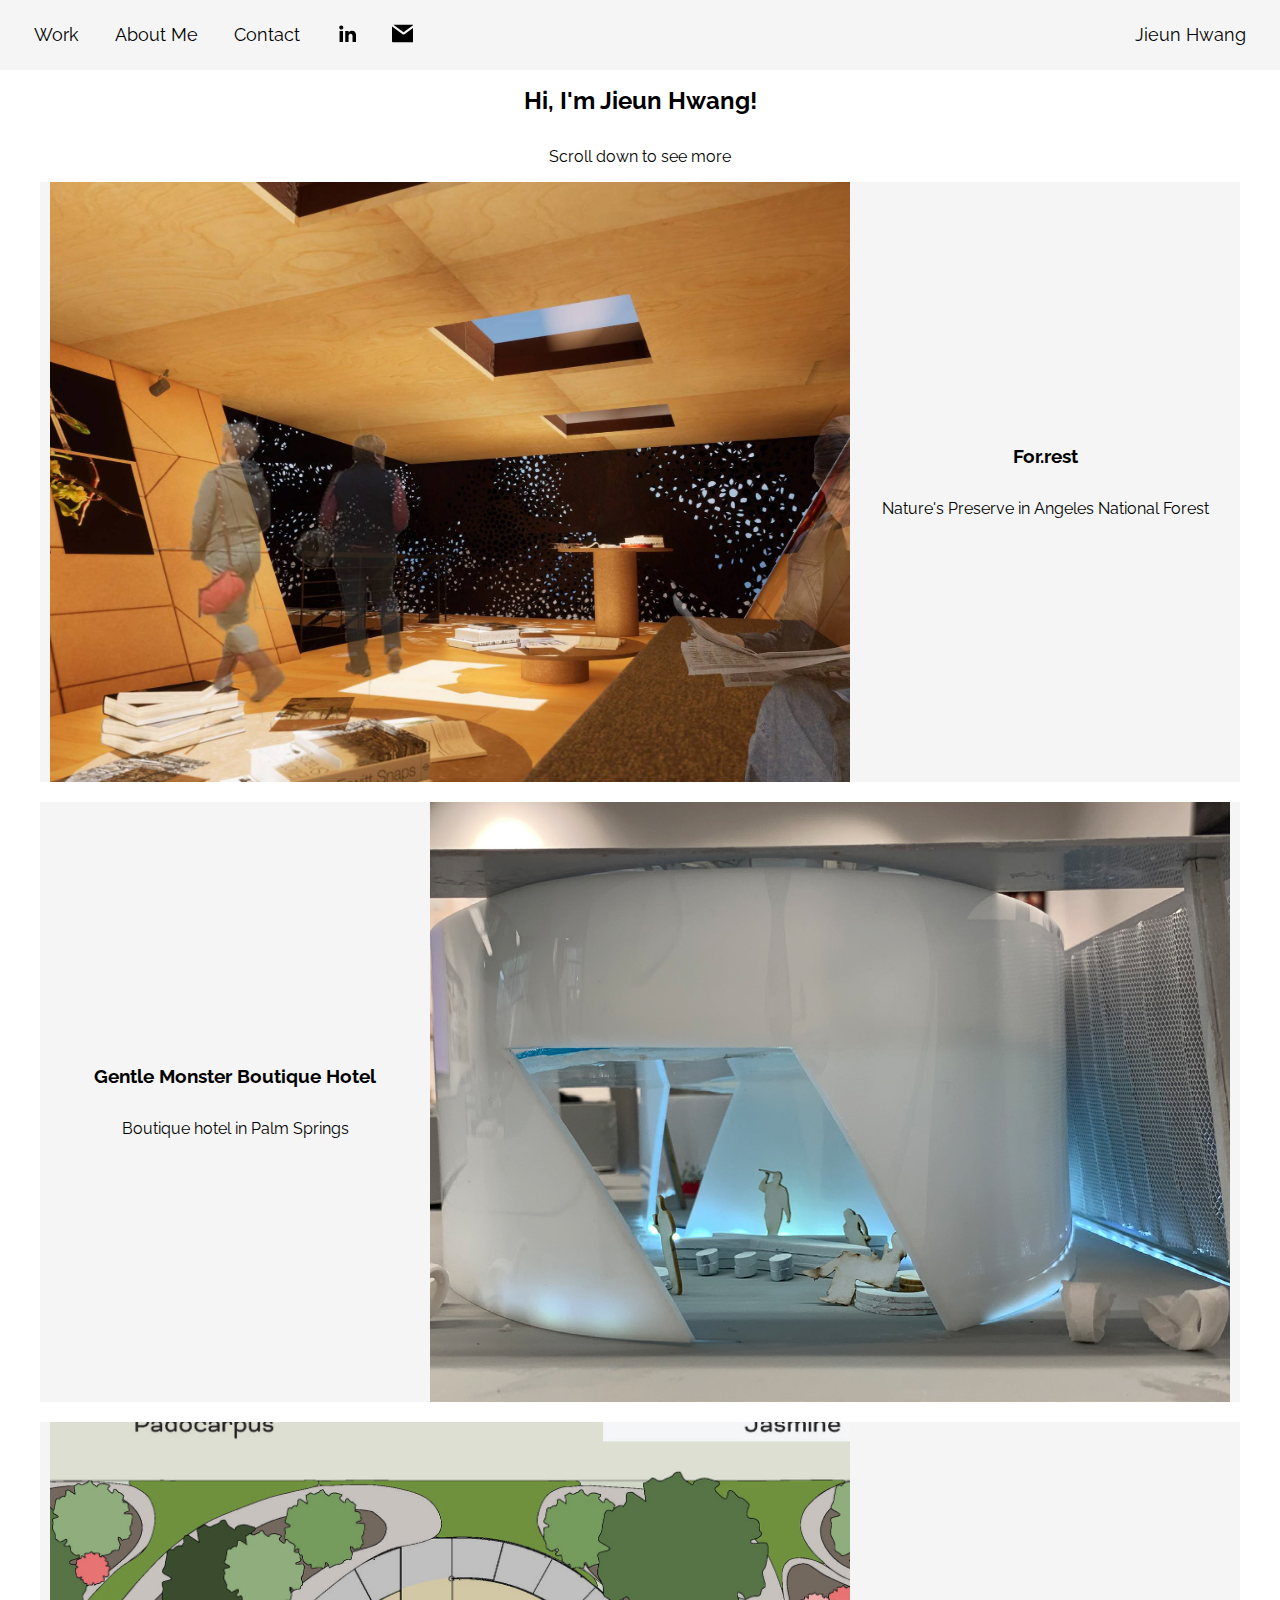
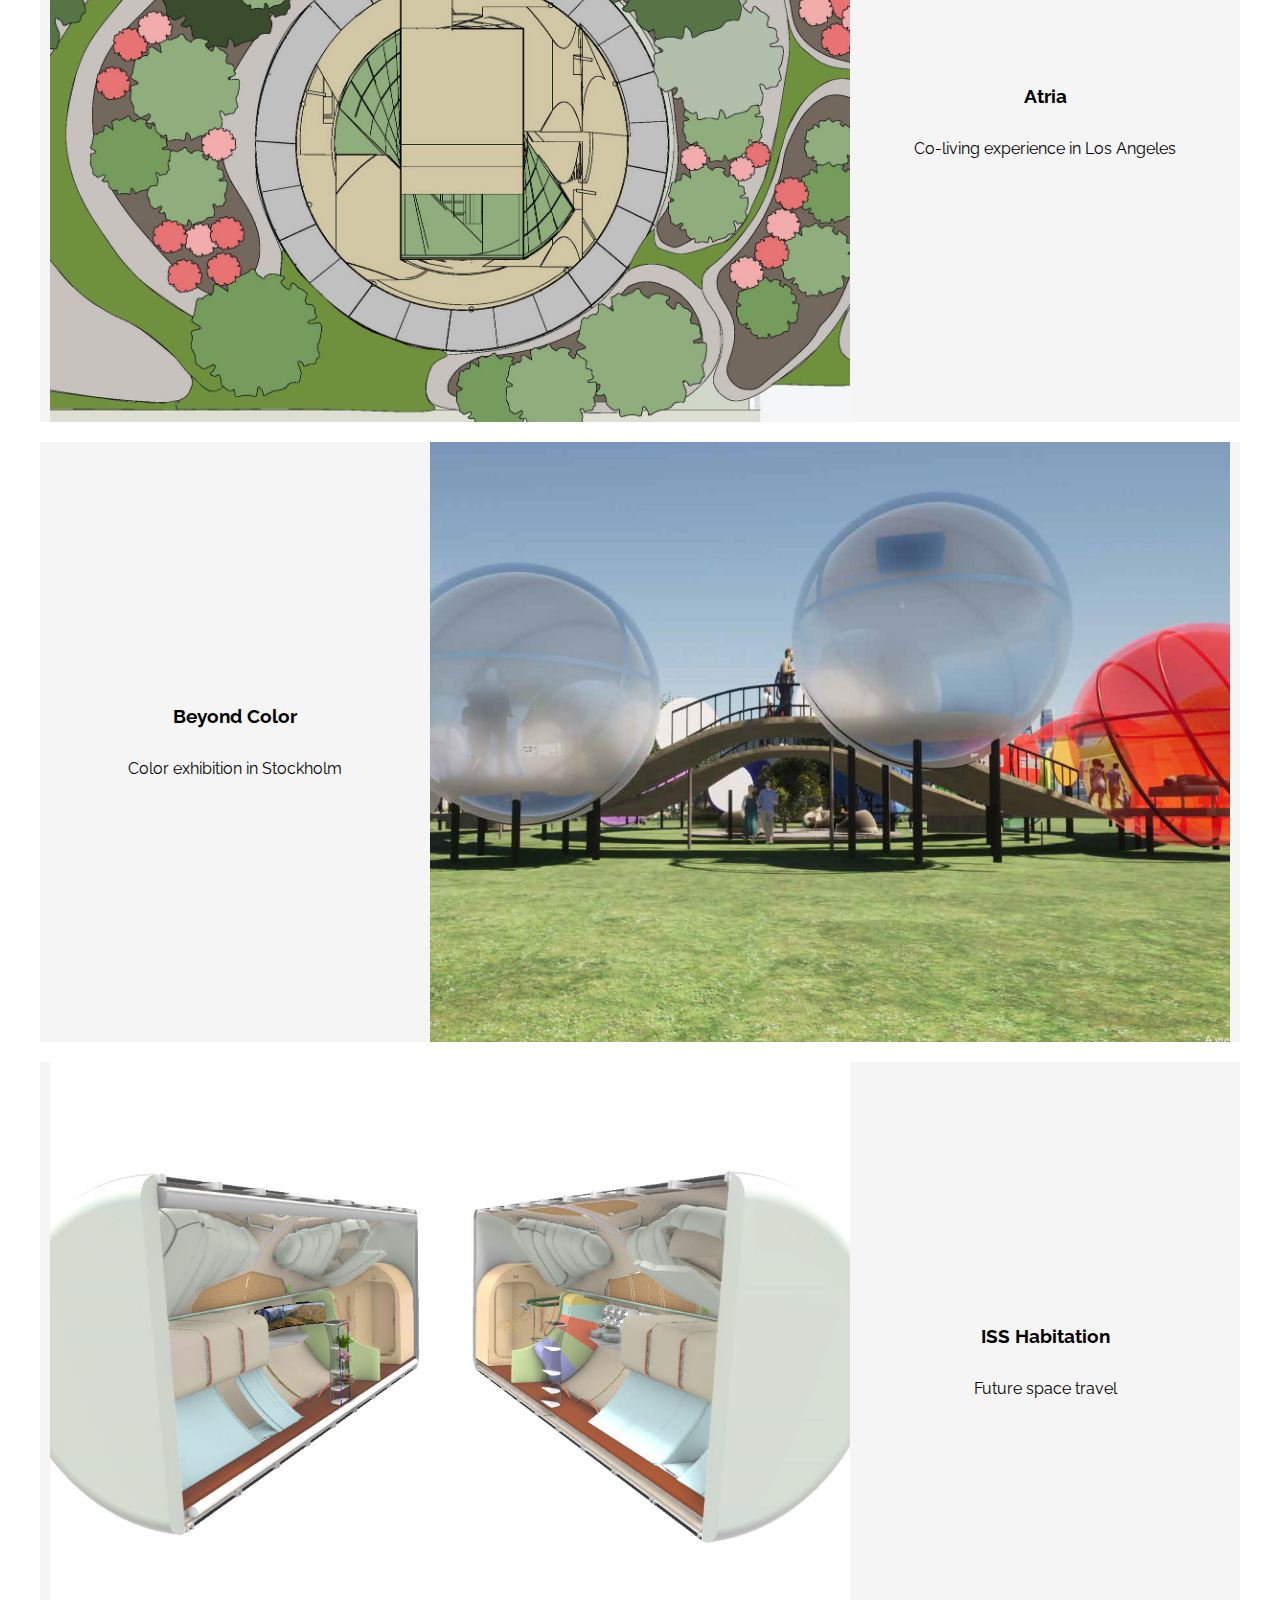
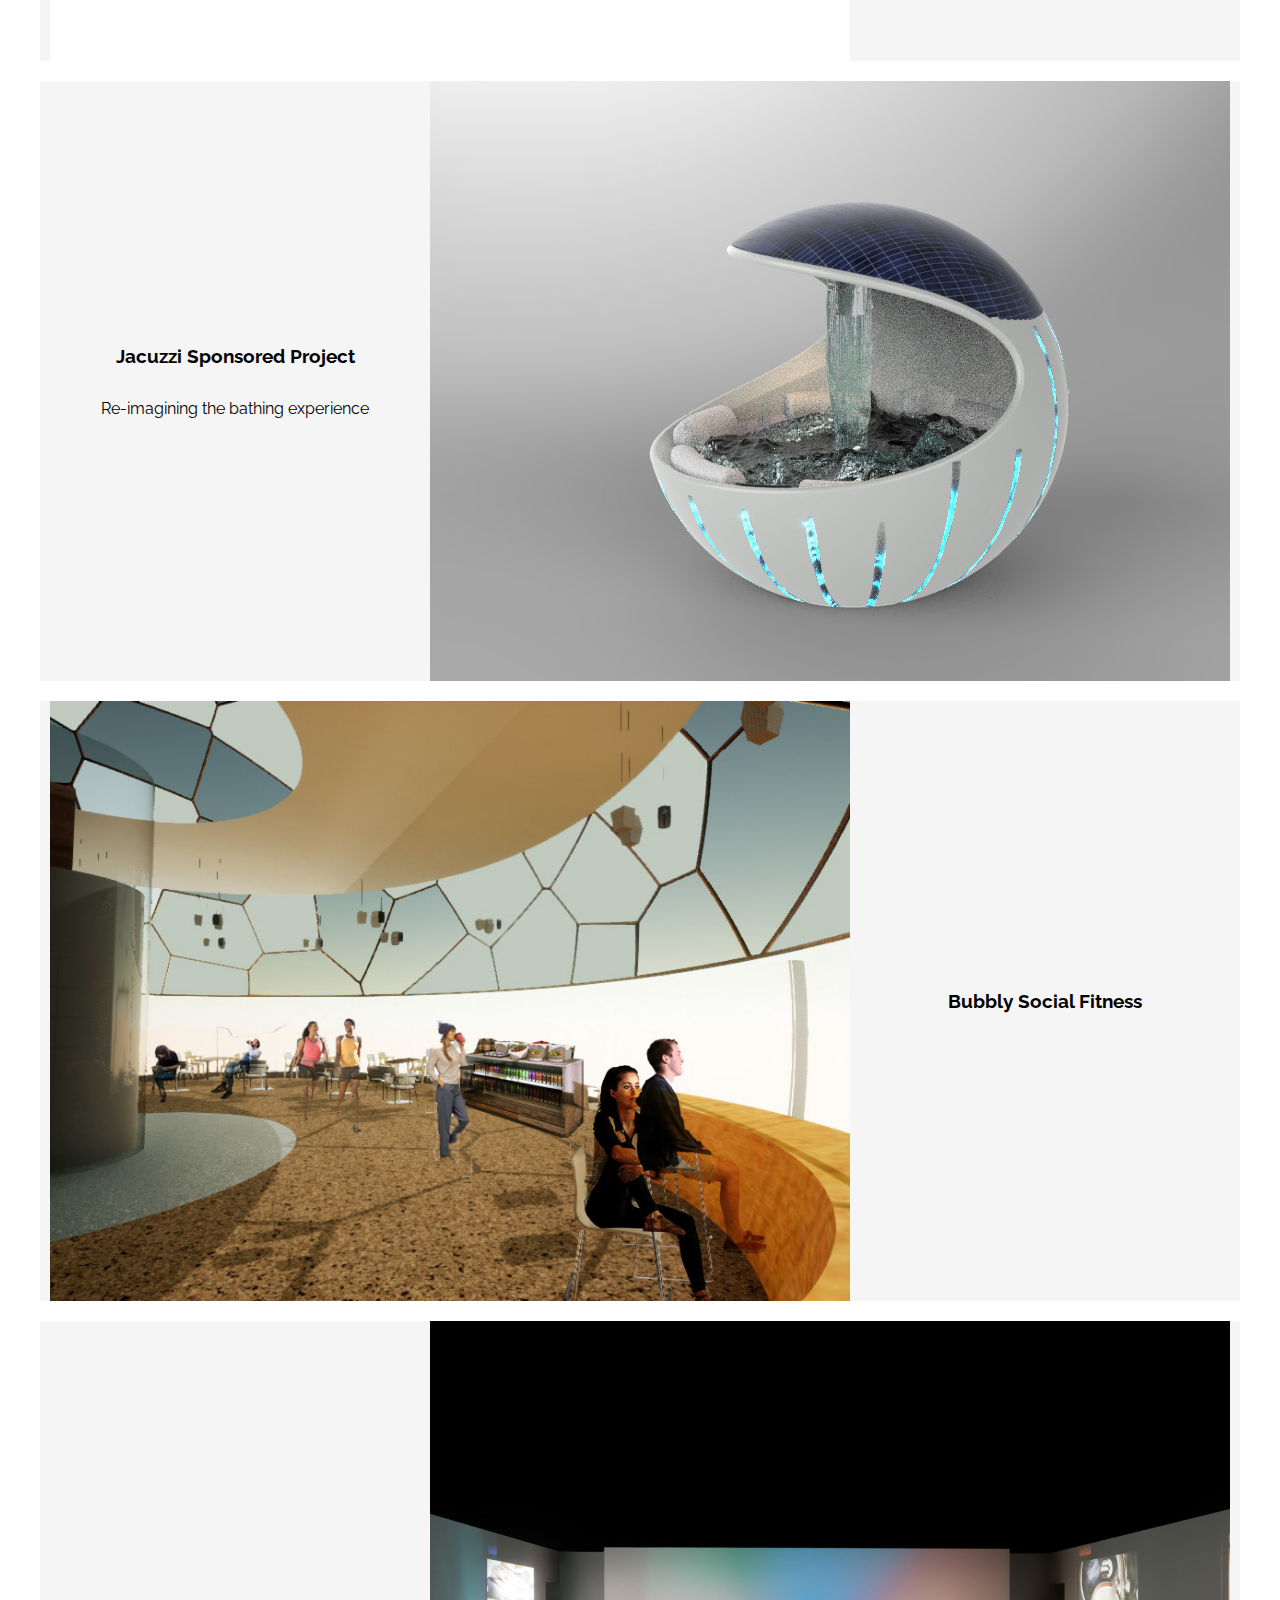
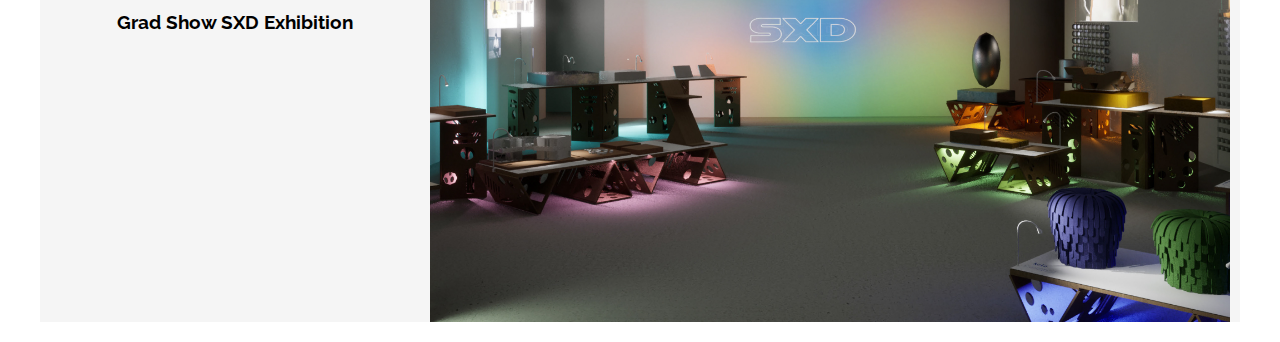
<file: index.html>
<!DOCTYPE html>
<html>
<head>
<meta name="viewport" content="width=device-width, initial-scale=1">
<link rel="stylesheet" type="text/css" href="style.css">
<style>

</style>
</head>
<body>
<section class="top-nav">
  <input id="menu-toggle" type="checkbox" />
  <label class='menu-button-container' for="menu-toggle">
    <div class='menu-button'></div>
  </label>
  <ul class="menu">
    <li><a class"menuLeft" href="index.html">Work</a></li>
    <li><a class"menuLeft" href="about.html">About Me</a></li>
    <li><a class"menuLeft" href="#about">Contact</a></li>
    <li><a class"menuRight" href="https://linkedin.com/in/jieunhdesign" src="icon-linkedin.png">
     <svg xmlns="http://www.w3.org/2000/svg" height="20" viewBox="0 0 62 61" width="20"><g fill="none" fill-rule="evenodd"><path d="M62,62 L51.315625,62 L51.315625,43.8021149 C51.315625,38.8127542 49.4197917,36.0245323 45.4707031,36.0245323 C41.1746094,36.0245323 38.9300781,38.9261103 38.9300781,43.8021149 L38.9300781,62 L28.6333333,62 L28.6333333,27.3333333 L38.9300781,27.3333333 L38.9300781,32.0029283 C38.9300781,32.0029283 42.0260417,26.2742151 49.3825521,26.2742151 C56.7356771,26.2742151 62,30.7644705 62,40.051212 L62,62 Z M16.349349,22.7940133 C12.8420573,22.7940133 10,19.9296567 10,16.3970067 C10,12.8643566 12.8420573,10 16.349349,10 C19.8566406,10 22.6970052,12.8643566 22.6970052,16.3970067 C22.6970052,19.9296567 19.8566406,22.7940133 16.349349,22.7940133 Z M11.0325521,62 L21.769401,62 L21.769401,27.3333333 L11.0325521,27.3333333 L11.0325521,62 Z" fill="#000"/></g></svg>
    </a></li>
      <li><a class"menuRight" href="https://linkedin.com/your/profile/url" src="icon-linkedin.png">
      <svg xmlns="http://www.w3.org/2000/svg" height="21" viewBox="0 0 300 300" width="21">
      <g xmlns="http://www.w3.org/2000/svg" id="XMLID_348_">
        <path id="XMLID_350_" d="M173.871,177.097c-2.641,1.936-5.756,2.903-8.87,2.903c-3.116,0-6.23-0.967-8.871-2.903L30,84.602   L0.001,62.603L0,275.001c0.001,8.284,6.716,15,15,15L315.001,290c8.285,0,15-6.716,15-14.999V62.602l-30.001,22L173.871,177.097z"/>
        <polygon id="XMLID_351_" points="165.001,146.4 310.087,40.001 19.911,40  "/>
      </g>
      <svg/>
    </a></li>
    <li><a class"menuLeft" href="#about">Jieun Hwang</a></li>
  </ul>
</section>


<h2>Hi, I'm Jieun Hwang!</h2>
<p>Scroll down to see more</p>
  <div class="mainContainer">
    <a href="forrest.html"> 
		  <div class="container indexContainer rightText">
			<img src="resources/forrest_1.jpg" />
			<span>
				<h3>For.rest</h3>
				<p>Nature's Preserve in Angeles National Forest</p>
			</span>
		  </div>
	  </a>
    <a href="monster.html"> 
      <div class="container indexContainer leftText">
        <span>
          <h3>Gentle Monster Boutique Hotel</h3>
          <p>Boutique hotel in Palm Springs</p>
        </span>
        <img src="resources/monster_1.jpg"/ />
      </div>
    </a>
    <a href="atria.html"> 
      <div class="container indexContainer rightText">
        <img src="resources/atria_1.jpg" />
        <span >
          <h3>Atria</h3>
          <p>Co-living experience in Los Angeles</p>
        </span>
      </div>
    </a>
    <a href="color.html">     
      <div class="container indexContainer leftText">
        <span>
          <h3>Beyond Color</h3>
          <p>Color exhibition in Stockholm</p>
        </span>
        <img src="resources/color_1.jpg" />
      </div>
    </a>
	  <div class="container indexContainer rightText">
      <img src="resources/space_1.png" />
	  	<span>
        <h3>ISS Habitation</h3>
        <p>Future space travel</p>
      </span>
    </div>
	  <div class="container indexContainer leftText">
	  	<span>
        <h3>Jacuzzi Sponsored Project</h3>
        <p>Re-imagining the bathing experience</p>
      </span>
      <img src="resources/jacuzzi_1.jpg" />
    </div>	
	  <div class="container indexContainer rightText">
      <img src="resources/bubbly_1.jpg" />
	  	<span>
        <h3>Bubbly Social Fitness</h3>
      </span>
    </div>	
	  <div class="container indexContainer leftText">
	  	<span>
        <h3>Grad Show SXD Exhibition</h3>
      </span>
      <img src="resources/grad_1.jpg" />
    </div>
  </div>

  
</body>
</html>
</file>
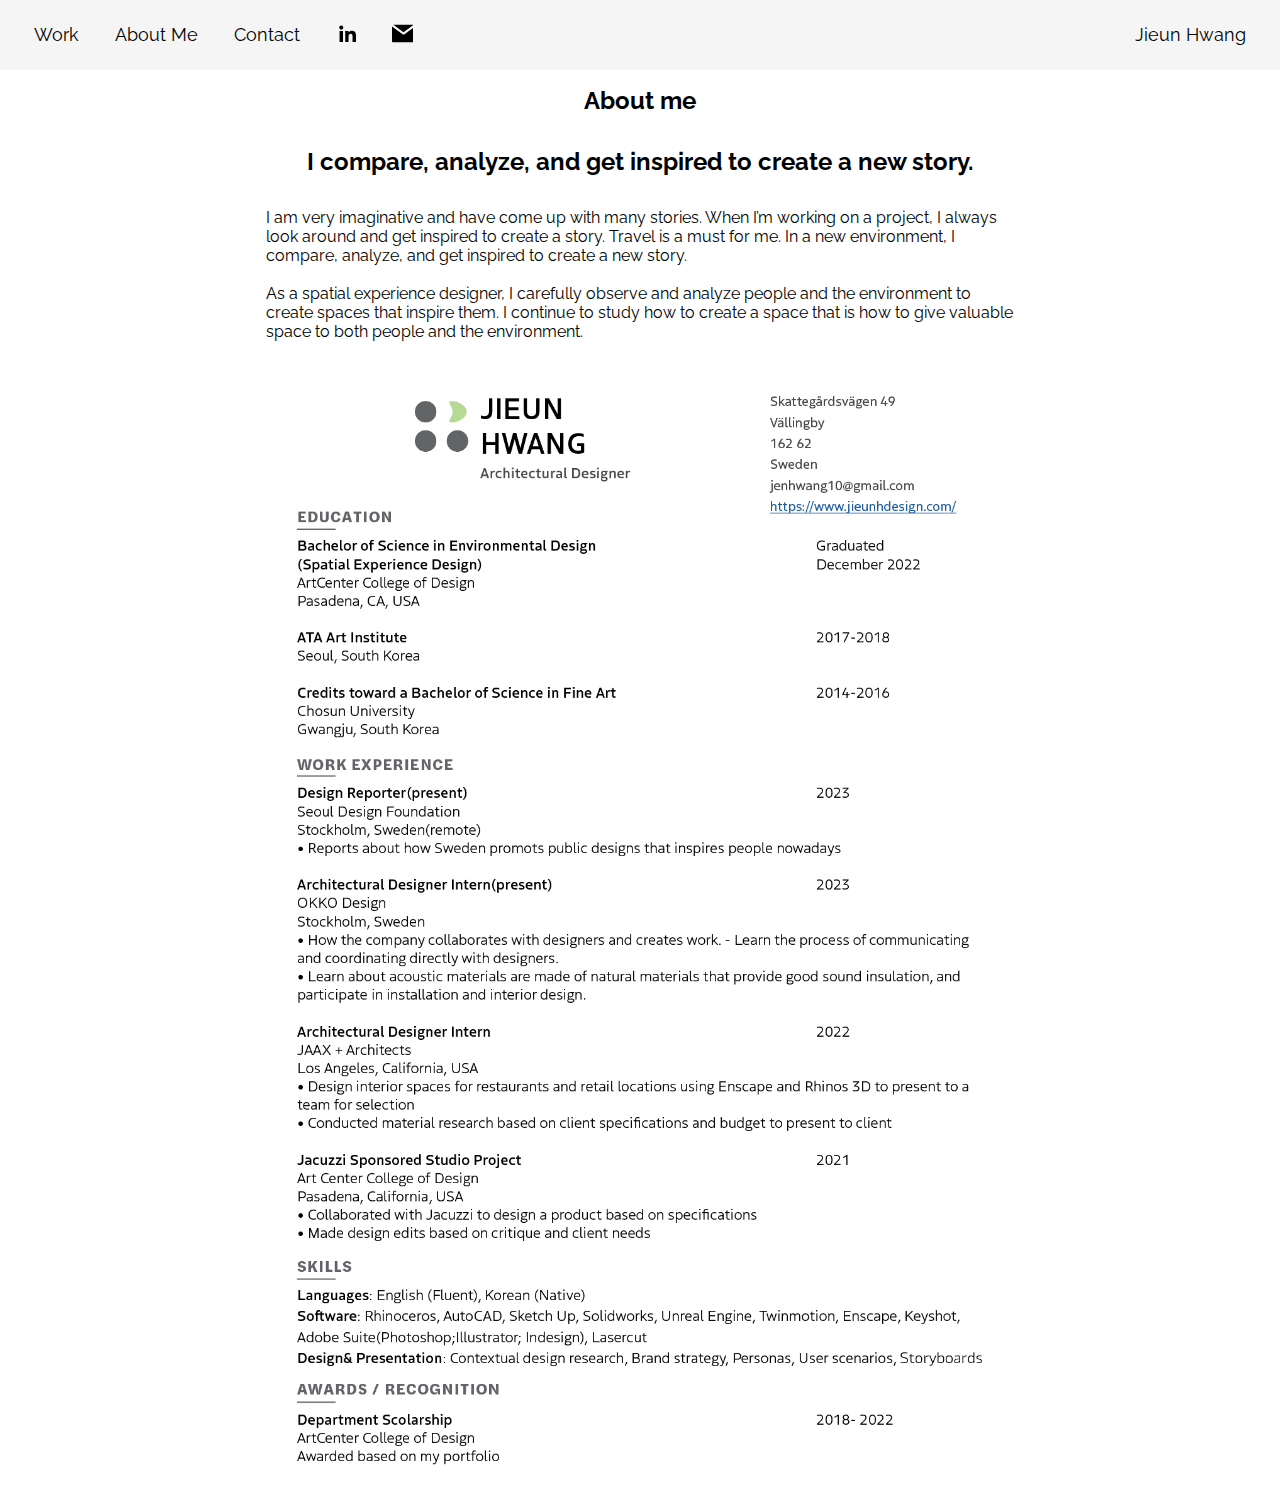
<file: about.html>
<!DOCTYPE html>
<html>
<head>
<meta name="viewport" content="width=device-width, initial-scale=1">
<link rel="stylesheet" type="text/css" href="style.css">
<title>Jieun Hwang - About Me</title>
<style>

</style>
</head>
<body>
<section class="top-nav">
  <input id="menu-toggle" type="checkbox" />
  <label class='menu-button-container' for="menu-toggle">
    <div class='menu-button'></div>
  </label>
  <ul class="menu">
    <li><a class"menuLeft" href="index.html">Work</a></li>
    <li><a class"menuLeft" href="#contact">About Me</a></li>
    <li><a class"menuLeft" href="#about">Contact</a></li>
    <li><a class"menuRight" href="https://linkedin.com/in/jieunhdesign" src="icon-linkedin.png">
     <svg xmlns="http://www.w3.org/2000/svg" height="20" viewBox="0 0 62 61" width="20"><g fill="none" fill-rule="evenodd"><path d="M62,62 L51.315625,62 L51.315625,43.8021149 C51.315625,38.8127542 49.4197917,36.0245323 45.4707031,36.0245323 C41.1746094,36.0245323 38.9300781,38.9261103 38.9300781,43.8021149 L38.9300781,62 L28.6333333,62 L28.6333333,27.3333333 L38.9300781,27.3333333 L38.9300781,32.0029283 C38.9300781,32.0029283 42.0260417,26.2742151 49.3825521,26.2742151 C56.7356771,26.2742151 62,30.7644705 62,40.051212 L62,62 Z M16.349349,22.7940133 C12.8420573,22.7940133 10,19.9296567 10,16.3970067 C10,12.8643566 12.8420573,10 16.349349,10 C19.8566406,10 22.6970052,12.8643566 22.6970052,16.3970067 C22.6970052,19.9296567 19.8566406,22.7940133 16.349349,22.7940133 Z M11.0325521,62 L21.769401,62 L21.769401,27.3333333 L11.0325521,27.3333333 L11.0325521,62 Z" fill="#000"/></g></svg>
    </a></li>
      <li><a class"menuRight" href="https://linkedin.com/your/profile/url" src="icon-linkedin.png">
      <svg xmlns="http://www.w3.org/2000/svg" height="21" viewBox="0 0 300 300" width="21">
      <g xmlns="http://www.w3.org/2000/svg" id="XMLID_348_">
        <path id="XMLID_350_" d="M173.871,177.097c-2.641,1.936-5.756,2.903-8.87,2.903c-3.116,0-6.23-0.967-8.871-2.903L30,84.602   L0.001,62.603L0,275.001c0.001,8.284,6.716,15,15,15L315.001,290c8.285,0,15-6.716,15-14.999V62.602l-30.001,22L173.871,177.097z"/>
        <polygon id="XMLID_351_" points="165.001,146.4 310.087,40.001 19.911,40  "/>
      </g>
      <svg/>
    </a></li>
    <li><a class"menuLeft" href="#about">Jieun Hwang</a></li>
  </ul>
</section>


<h2>About me</h2>
<h2>I compare, analyze, and get inspired to create a new story.</h2>

  <div class="mainContainer">
    <div class="container containerSingle">
      <p>I am very imaginative and have come up with many stories. When I’m working on a project, I always look around and get inspired to create a story. Travel is a must for me. In a new environment, I compare, analyze, and get inspired to create a new story.<br><br>As a spatial experience designer, I carefully observe and analyze people and the environment to create spaces that inspire them. I continue to study how to create a space that is how to give valuable space to both people and the environment.</p>
    </div>
	  <div class="container containerSingle">
      <img src="resources/resume.jpg" />
    </div>
  </div>

  
</body>
</html>
</file>
<file: style.css>
@import url(https://fonts.googleapis.com/css?family=Raleway);

* {
  margin: 0;
  padding: 0;
  border: 0;
  font-family: "Raleway";
  box-sizing: border-box;
}

:root {
  --dark-faded: rgba(100, 100, 100, .4);
  --darker-faded: rgba(50, 50, 50, .7);
  --grey-faded: rgba(200, 200, 200, .5);
  --white-faded: rgba(255, 255, 255, .5);
  --white-bg: rgba(255, 255, 255, .95);
}

body {
  min-height: 100vh;
  display: grid;
}

h1, h2, h3, p{
  vertical-align: center;
  text-align: center;
  padding: 1rem;
}


a {
  text-decoration: none;
	color: black;
}

iframe {
  aspect-ratio: 16 / 9;
  height: auto;
  width: 100%;
}

.leftText {
  text-align: left;
}

.container img{
  width : 100%;
  max-width: 800px;
  height: auto;
}

.indexContainer {
  background-color: rgb(245, 245, 245);
}

.indexContainer:hover {
  background-color: rgb(200, 200, 200);
  opacity: .9;
}

.container {
  display: grid;
  align-items: center; 
  grid-gap: 10px;
  max-width: 1200px;
  margin: auto;
  margin-bottom: 20px;
  padding-left: 10px;
  padding-right: 10px;
}

.doubleText {
  align-items: start; 
  grid-template-columns:1fr 1fr;
}

.rightText {
  grid-template-columns:minmax(200px, 800px) auto;
}

.leftText {
  grid-template-columns:auto minmax(200px, 800px);
}

.singleText {
  grid-template-columns:minmax(200px, 800px) minmax(200px, 1fr);
}

.containerCollage img {
  max-width: 100%;
  height: auto;
}

.containerSingle {
  max-width: 800px;
  grid-template-columns:auto;
}

.containerSingle img {
  margin: auto;
}

.containerSingle p{
  text-align: left;
}

.single img {
  max-width: 1200px;
}

.singleText p {
  text-align: left;
}

.lightbox-enabled:hover {
  opacity: .8;
  transform: scale(1.002);
  cursor: zoom-in;
}

.lightbox-container {
  position: fixed;
  min-width: 100vw;
  min-height: 100vh;
  background-color: var(--white-bg);
  display: grid;
  place-items: center;
  padding: 1rem;
  z-index: 1000;
  opacity: 0;
  pointer-events: none;
  transition: all 250ms ease-in-out;
}

.lightbox-container.active{
  opacity: 1;
  pointer-events: all;
}

.lightbox-image-wrapper {
  display: grid;
  place-items: center;
  max-width: 90vw;
  max-height: 90vh;
  position: relative;
  box-shadow: 3px 3px 10px var(--dark-faded);
}

.lightbox-btn {
  border-radius: 100%;
  background: var(--white-faded);
  display: grid;
  place-items: center;
  padding: .8 rem;
  color: var(--darker-faded);
  cursor: pointer;
  transition: all 30ms ease-in-out;
  position: absolute;
}

.lightbox-btn:focus {
  outline: none;
}

.lightbox-btn:inactive {
  opacity: 0;
  pointer-events: none;
}

.lightbox-img {
  width: 100%;
  object-fit: contain;
  cursor: zoom-out;
}

.left {
   left: 5px;
}

.right {
   right: 5px;
}

.left:hover, .left:focus, .right:hover, .right:focus {
  background: var(--dark-faded);
  color: var(--white-faded);
}

/*
.containerSingleText p, .containerSingleText h3 {
  grid-template-columns:minmax(200px, 800px) minmax(200px, 1fr);
  text-align: left;
}
*/

.top-nav {
  display: grid;
  align-items: center;
  background-color:  rgb(245, 245, 245);
  color: #FFF;
  height: 70px;
  padding: 1rem;
}

.menu {
  display: grid;
  grid-template-columns:auto auto auto auto auto 1fr;
  text-align: right;
  list-style-type: none;
  margin: 0;
  padding: 0;
}

.menu a {
  color: black;
  text-align: center;
  padding: 2px;
  text-decoration: none;
  font-size: 18px; 
  line-height: 25px;
  border-radius: 4px;
}

.menu > li {
  margin: 0 1rem;
  overflow: hidden;
  z-index: 999;
}

.menu-button-container {
  display: none;
  height: 100%;
  width: 30px;
  cursor: pointer;
  flex-direction: column;
  justify-content: center;
  align-items: center;
}

#menu-toggle {
  display: none;
}

.menu-button,
.menu-button::before,
.menu-button::after {
  display: block;
  background-color: #000;
  position: absolute;
  height: 4px;
  width: 30px;
  border-radius: 2px;
}

.menu-button::before {
  content: '';
  margin-top: -8px;
}

.menu-button::after {
  content: '';
  margin-top: 8px;
}

#menu-toggle:checked + .menu-button-container .menu-button::before {
  margin-top: 0px;
  transform: rotate(405deg);
}

#menu-toggle:checked + .menu-button-container .menu-button {
  background: rgba(255, 255, 255);
}

#menu-toggle:checked + .menu-button-container .menu-button::after {
  margin-top: 0px;
  transform: rotate(-405deg);
}

@media (max-width: 700px) {
	
  .container {
    grid-template-columns:auto;
  }

  .container span {
    order: 2;
  }
  .container img {
    order: 1;
    width : 100%;
    height: auto;
  }

  .doubleText {
    grid-template-columns:1fr 1fr;
  }


  .menu-button-container {
    display: flex;
  }
  .menu {
    grid-template-columns:1fr;
    position: absolute;
    top: 0;
    margin-top: 60px;
    left: 0;
    flex-direction: column;
    width: 100%;
    align-items: center;
  }
  
  #menu-toggle ~ .menu li {
    height: 0;
    margin: 0;
    padding: 0;
    border: 0;
    transition: height 35ms linear;
  }
  #menu-toggle:checked ~ .menu li {
    height: 2.5em;
    padding: 2em;
    transition: height 35ms linear;
  }
  
  .menu > li {
    display: flex;
    justify-content: center;
    margin: 0;
    width: 100%;
    color: white;
    background-color: #FFF;
  }


}
</file>
